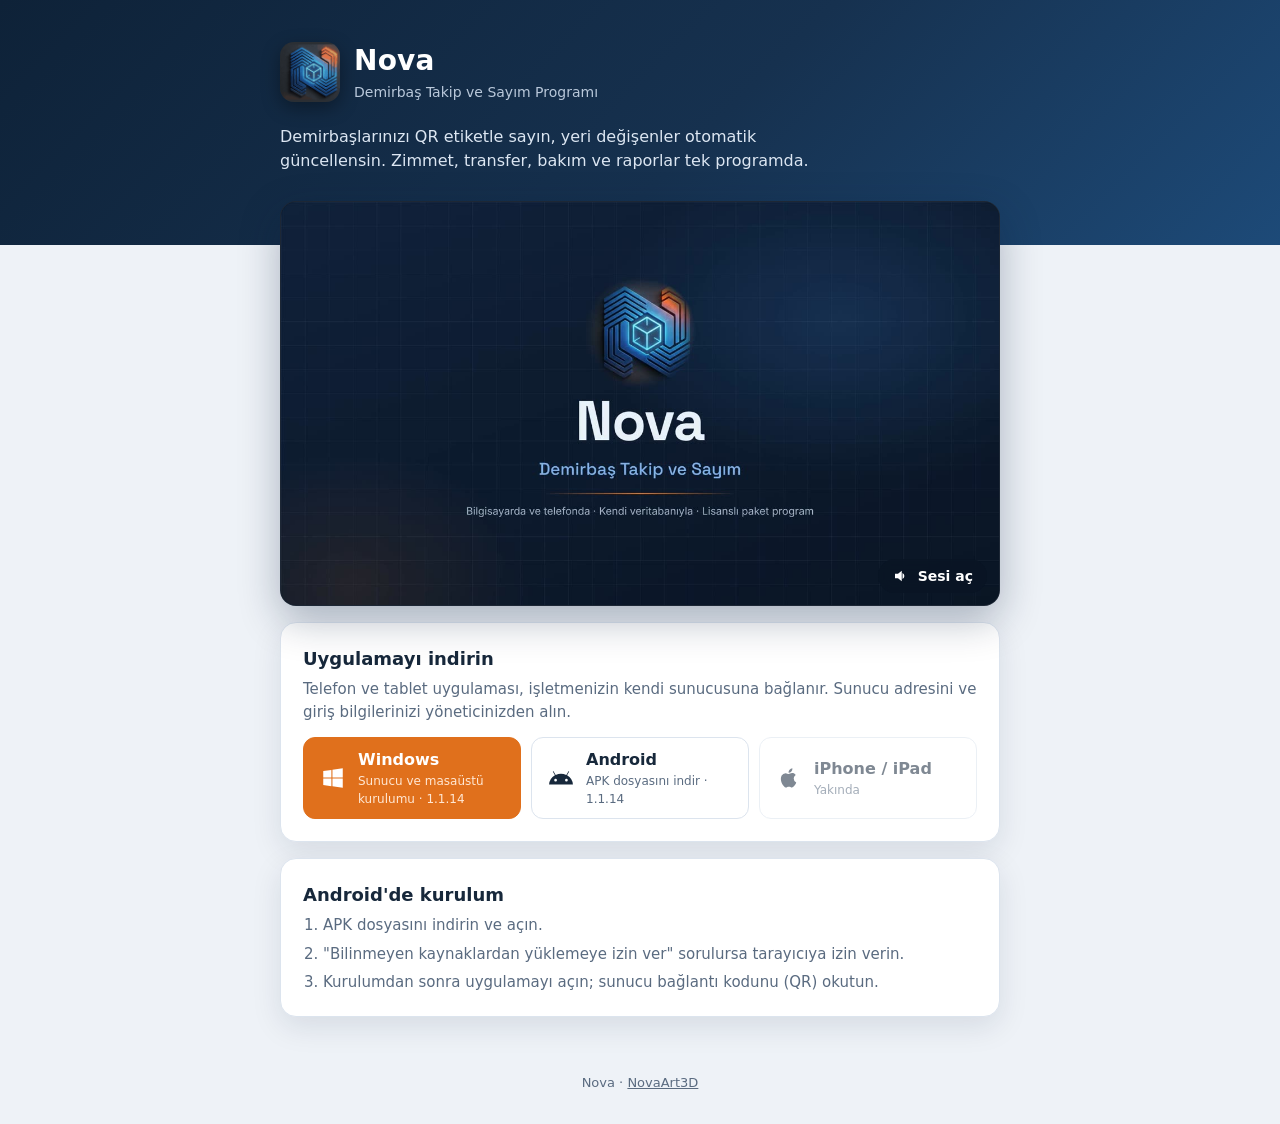
<file: index.html>
<!DOCTYPE html>
<html lang="tr">
<head>
  <meta charset="utf-8" />
  <meta name="viewport" content="width=device-width, initial-scale=1" />
  <title>Nova — Demirbaş Takip ve Sayım Programı</title>
  <meta name="description" content="Oteller ve işletmeler için QR etiketli demirbaş ve stok sayım programı. Telefon, tablet ve bilgisayarda çalışır." />
  <link rel="icon" type="image/png" href="/favicon.png" />
  <link rel="apple-touch-icon" href="/logo.png" />
  <link rel="stylesheet" href="/ortak.css" />
</head>
<body>
  <header class="ust">
    <div class="ic">
      <div class="marka">
        <img class="logo" src="/logo.png" alt="Nova" />
        <div><h1>Nova</h1><div class="alt">Demirbaş Takip ve Sayım Programı</div></div>
      </div>
      <p>Demirbaşlarınızı QR etiketle sayın, yeri değişenler otomatik güncellensin. Zimmet, transfer, bakım ve raporlar tek programda.</p>
    </div>
  </header>
  <main>
    <div class="ic">
      <section class="tanitim" aria-label="Tanıtım videosu">
        <video id="tanitim" src="/video/nova-tanitim.mp4" poster="/video/nova-tanitim.jpg"
               autoplay muted loop playsinline preload="metadata"></video>
        <button type="button" id="ses" class="ses" aria-pressed="false">
          <svg width="18" height="18" viewBox="0 0 24 24" fill="currentColor" aria-hidden="true"><path d="M4 9v6h4l5 4V5L8 9H4zm12.5 3a4.5 4.5 0 0 0-2.5-4v8a4.5 4.5 0 0 0 2.5-4z"/></svg>
          <span>Sesi aç</span>
        </button>
      </section>
      <section class="kart">
        <h2>Uygulamayı indirin</h2>
        <p>Telefon ve tablet uygulaması, işletmenizin kendi sunucusuna bağlanır. Sunucu adresini ve giriş bilgilerinizi yöneticinizden alın.</p>
        <div class="dugmeler">
          <a class="dugme" id="indir-android" href="#">
            <svg width="26" height="26" viewBox="0 0 24 24" fill="currentColor" aria-hidden="true"><path d="M17.6 9.48l1.84-3.18a.38.38 0 0 0-.66-.38l-1.86 3.22a11.4 11.4 0 0 0-9.84 0L5.22 5.92a.38.38 0 0 0-.66.38L6.4 9.48A10.8 10.8 0 0 0 1 18h22a10.8 10.8 0 0 0-5.4-8.52zM7 15.25a1.25 1.25 0 1 1 0-2.5 1.25 1.25 0 0 1 0 2.5zm10 0a1.25 1.25 0 1 1 0-2.5 1.25 1.25 0 0 1 0 2.5z"/></svg>
            <span>Android<small>APK dosyasını indir</small></span>
          </a>
          <a class="dugme" id="indir-ios" href="#">
            <svg width="26" height="26" viewBox="0 0 24 24" fill="currentColor" aria-hidden="true"><path d="M16.37 12.5c-.02-2.2 1.8-3.26 1.88-3.31-1.02-1.5-2.62-1.7-3.19-1.72-1.36-.14-2.65.8-3.34.8-.69 0-1.75-.78-2.88-.76A4.27 4.27 0 0 0 5.24 9.7c-1.54 2.67-.39 6.62 1.1 8.79.73 1.06 1.6 2.25 2.74 2.2 1.1-.04 1.52-.71 2.85-.71 1.33 0 1.7.71 2.87.69 1.18-.02 1.93-1.08 2.66-2.14a9.4 9.4 0 0 0 1.2-2.47 3.84 3.84 0 0 1-2.29-3.56zM14.2 6.05A3.9 3.9 0 0 0 15.12 3a3.97 3.97 0 0 0-2.58 1.33 3.7 3.7 0 0 0-.94 2.9 3.29 3.29 0 0 0 2.6-1.18z"/></svg>
            <span>iPhone / iPad<small>App Store</small></span>
          </a>
          <a class="dugme" id="indir-windows" href="#">
            <svg width="26" height="26" viewBox="0 0 24 24" fill="currentColor" aria-hidden="true"><path d="M3 5.5l7.5-1v7H3v-6zm0 13l7.5 1v-7H3v6zm8.5 1.15L21 21v-8.5h-9.5v7.15zM11.5 4.35V11.5H21V3l-9.5 1.35z"/></svg>
            <span>Windows<small>Sunucu ve masaüstü kurulumu</small></span>
          </a>
        </div>
      </section>
      <section class="kart">
        <h2>Android'de kurulum</h2>
        <ol>
          <li>APK dosyasını indirin ve açın.</li>
          <li>"Bilinmeyen kaynaklardan yüklemeye izin ver" sorulursa tarayıcıya izin verin.</li>
          <li>Kurulumdan sonra uygulamayı açın; sunucu bağlantı kodunu (QR) okutun.</li>
        </ol>
      </section>
    </div>
  </main>
  <footer>Nova · <a href="https://novaart3d.com">NovaArt3D</a></footer>
  <script src="/yapilandirma.js"></script>
  <script src="/indir.js"></script>
  <script>
    // Tarayıcılar sesli otomatik oynatmaya izin vermez: video sessiz başlar, düğme sesi ve denetimleri açar
    (function () {
      var v = document.getElementById('tanitim'), d = document.getElementById('ses');
      if (!v || !d) return;
      if (window.matchMedia && matchMedia('(prefers-reduced-motion: reduce)').matches) { v.removeAttribute('autoplay'); v.pause(); v.controls = true; }
      d.addEventListener('click', function () {
        v.muted = false; v.loop = false; v.controls = true; v.currentTime = 0;
        var p = v.play(); if (p && p.catch) p.catch(function () {});
        d.hidden = true;
      });
    })();
  </script>
</body>
</html>
</file>
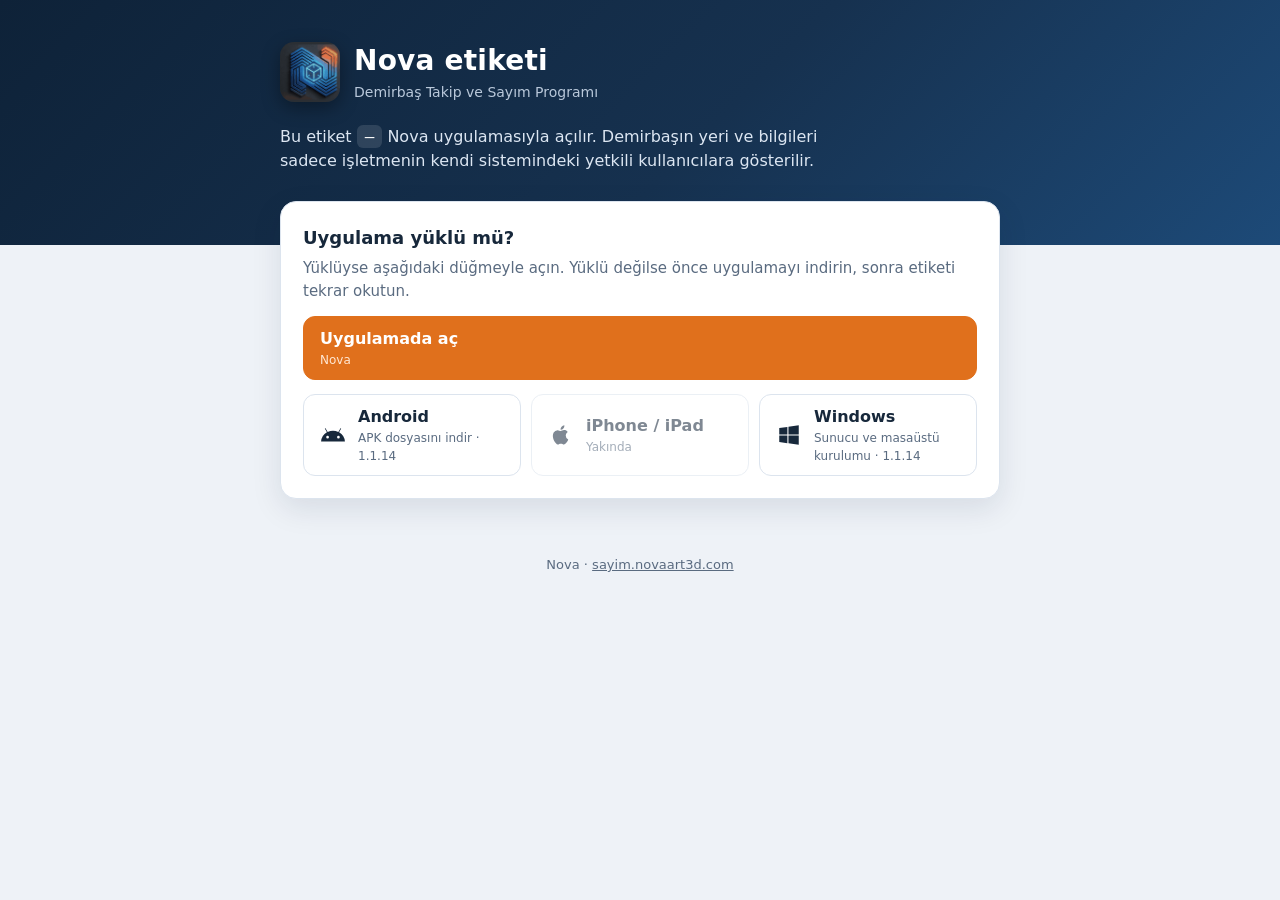
<file: d.html>
<!DOCTYPE html>
<html lang="tr">
<head>
  <meta charset="utf-8" />
  <meta name="viewport" content="width=device-width, initial-scale=1" />
  <meta name="robots" content="noindex" />
  <title>Nova etiketi</title>
  <link rel="icon" type="image/png" href="/favicon.png" />
  <link rel="apple-touch-icon" href="/logo.png" />
  <link rel="stylesheet" href="/ortak.css" />
</head>
<body data-vurgusuz>
  <header class="ust">
    <div class="ic">
      <div class="marka">
        <img class="logo" src="/logo.png" alt="Nova" />
        <div><h1>Nova etiketi</h1><div class="alt">Demirbaş Takip ve Sayım Programı</div></div>
      </div>
      <p>Bu etiket <span class="kod" id="etiket" style="color:#fff;background:rgba(255,255,255,.12)">—</span> Nova uygulamasıyla açılır. Demirbaşın yeri ve bilgileri sadece işletmenin kendi sistemindeki yetkili kullanıcılara gösterilir.</p>
    </div>
  </header>
  <main>
    <div class="ic">
      <section class="kart">
        <h2>Uygulama yüklü mü?</h2>
        <p>Yüklüyse aşağıdaki düğmeyle açın. Yüklü değilse önce uygulamayı indirin, sonra etiketi tekrar okutun.</p>
        <div class="dugmeler" style="margin-bottom:14px">
          <a class="dugme ana" id="ac" href="#"><span>Uygulamada aç<small>Nova</small></span></a>
        </div>
        <div class="dugmeler">
          <a class="dugme" id="indir-android" href="#">
            <svg width="26" height="26" viewBox="0 0 24 24" fill="currentColor" aria-hidden="true"><path d="M17.6 9.48l1.84-3.18a.38.38 0 0 0-.66-.38l-1.86 3.22a11.4 11.4 0 0 0-9.84 0L5.22 5.92a.38.38 0 0 0-.66.38L6.4 9.48A10.8 10.8 0 0 0 1 18h22a10.8 10.8 0 0 0-5.4-8.52zM7 15.25a1.25 1.25 0 1 1 0-2.5 1.25 1.25 0 0 1 0 2.5zm10 0a1.25 1.25 0 1 1 0-2.5 1.25 1.25 0 0 1 0 2.5z"/></svg>
            <span>Android<small>APK dosyasını indir</small></span>
          </a>
          <a class="dugme" id="indir-ios" href="#">
            <svg width="26" height="26" viewBox="0 0 24 24" fill="currentColor" aria-hidden="true"><path d="M16.37 12.5c-.02-2.2 1.8-3.26 1.88-3.31-1.02-1.5-2.62-1.7-3.19-1.72-1.36-.14-2.65.8-3.34.8-.69 0-1.75-.78-2.88-.76A4.27 4.27 0 0 0 5.24 9.7c-1.54 2.67-.39 6.62 1.1 8.79.73 1.06 1.6 2.25 2.74 2.2 1.1-.04 1.52-.71 2.85-.71 1.33 0 1.7.71 2.87.69 1.18-.02 1.93-1.08 2.66-2.14a9.4 9.4 0 0 0 1.2-2.47 3.84 3.84 0 0 1-2.29-3.56zM14.2 6.05A3.9 3.9 0 0 0 15.12 3a3.97 3.97 0 0 0-2.58 1.33 3.7 3.7 0 0 0-.94 2.9 3.29 3.29 0 0 0 2.6-1.18z"/></svg>
            <span>iPhone / iPad<small>App Store</small></span>
          </a>
          <a class="dugme" id="indir-windows" href="#">
            <svg width="26" height="26" viewBox="0 0 24 24" fill="currentColor" aria-hidden="true"><path d="M3 5.5l7.5-1v7H3v-6zm0 13l7.5 1v-7H3v6zm8.5 1.15L21 21v-8.5h-9.5v7.15zM11.5 4.35V11.5H21V3l-9.5 1.35z"/></svg>
            <span>Windows<small>Sunucu ve masaüstü kurulumu</small></span>
          </a>
        </div>
      </section>
    </div>
  </main>
  <footer>Nova · <a href="/">sayim.novaart3d.com</a></footer>
  <script src="/yapilandirma.js"></script>
  <script src="/indir.js"></script>
  <script>
    // /d/DLR/DMB-00001 → uygulama bağlantısı novasayim://d/DLR/DMB-00001 (sadece görüntü; sunucuya veri gitmez)
    (function () {
      var yol = location.pathname.replace(/^\/d\//, "").replace(/\/+$/, "");
      var parca = yol.split("/").filter(Boolean).slice(0, 2).map(function (p) { try { return decodeURIComponent(p); } catch (e) { return p; } });
      if (!parca.length || /\.html$/.test(parca[0])) return;
      document.getElementById("etiket").textContent = parca.join(" · ");
      document.getElementById("ac").href = "novasayim://d/" + parca.map(encodeURIComponent).join("/");
    })();
  </script>
</body>
</html>
</file>
<file: ortak.css>
:root { --lacivert:#16314F; --lacivert2:#0E2238; --turuncu:#E0701C; --mavi:#2B6CB0; --yazi:#17283B; --soluk:#5A6B80; --zemin:#EEF2F7; --kart:#FFFFFF; --cizgi:#DCE4EE; }
@media (prefers-color-scheme: dark) { :root { --yazi:#E8EEF5; --soluk:#A7B6C7; --zemin:#0E1A28; --kart:#172638; --cizgi:#2A3D55; } }
* { box-sizing: border-box; }
html, body { margin: 0; }
body { font-family: "Segoe UI", system-ui, -apple-system, Roboto, sans-serif; background: var(--zemin); color: var(--yazi); line-height: 1.5; }
.ust { background: linear-gradient(135deg, var(--lacivert2), var(--lacivert) 55%, #1d4a78); color: #fff; padding: 40px 16px 72px; }
.ic { max-width: 720px; margin: 0 auto; }
.marka { display: flex; align-items: center; gap: 14px; }
.logo { width: 60px; height: 60px; border-radius: 14px; object-fit: cover; box-shadow: 0 6px 18px rgba(0,0,0,.35); }
.marka h1 { margin: 0; font-size: 28px; letter-spacing: .2px; }
.marka .alt { font-size: 14px; color: #B9C8DA; }
.ust p { color: #DCE6F2; max-width: 560px; margin: 22px 0 0; font-size: 16px; }
main { padding: 0 16px 48px; }
.kart { background: var(--kart); border: 1px solid var(--cizgi); border-radius: 16px; padding: 22px; margin-top: -44px; box-shadow: 0 10px 30px rgba(10,30,60,.10); }
.kart + .kart, .tanitim + .kart { margin-top: 16px; }
.tanitim { position: relative; margin-top: -44px; border-radius: 16px; overflow: hidden; background: #0A1524; aspect-ratio: 16 / 9;
           box-shadow: 0 14px 40px rgba(10,30,60,.30); border: 1px solid rgba(255,255,255,.08); }
.tanitim video { display: block; width: 100%; height: 100%; object-fit: cover; }
.ses { position: absolute; right: 12px; bottom: 12px; display: inline-flex; align-items: center; gap: 8px; padding: 8px 14px; border: 0; border-radius: 999px;
       background: rgba(10,21,36,.78); color: #fff; font-family: inherit; font-size: 14px; font-weight: 600; line-height: 1; cursor: pointer; backdrop-filter: blur(6px); }
.ses:hover { background: var(--turuncu); }
.ses:focus-visible { outline: 3px solid var(--turuncu); outline-offset: 2px; }
.kart h2 { margin: 0 0 6px; font-size: 18px; }
.kart p { margin: 0 0 14px; color: var(--soluk); font-size: 15px; }
.dugmeler { display: grid; gap: 10px; grid-template-columns: repeat(auto-fit, minmax(200px, 1fr)); }
.dugme { display: flex; align-items: center; gap: 12px; min-height: 56px; padding: 10px 16px; border-radius: 12px; text-decoration: none;
         border: 1px solid var(--cizgi); color: var(--yazi); background: var(--kart); font-weight: 600; }
.dugme:hover { border-color: var(--mavi); }
.dugme small { display: block; font-weight: 400; color: var(--soluk); font-size: 12px; }
.dugme.ana { background: var(--turuncu); border-color: var(--turuncu); color: #fff; }
.dugme.ana small { color: #FFE7D3; }
.dugme.pasif { opacity: .55; pointer-events: none; }
.dugme svg { flex-shrink: 0; }
.kod { font-family: Consolas, ui-monospace, monospace; background: var(--zemin); border-radius: 6px; padding: 2px 8px; }
ol { margin: 0; padding-left: 20px; color: var(--soluk); font-size: 15px; }
ol li + li { margin-top: 6px; }
footer { text-align: center; color: var(--soluk); font-size: 13px; padding: 8px 16px 32px; }
footer a { color: inherit; }
</file>
